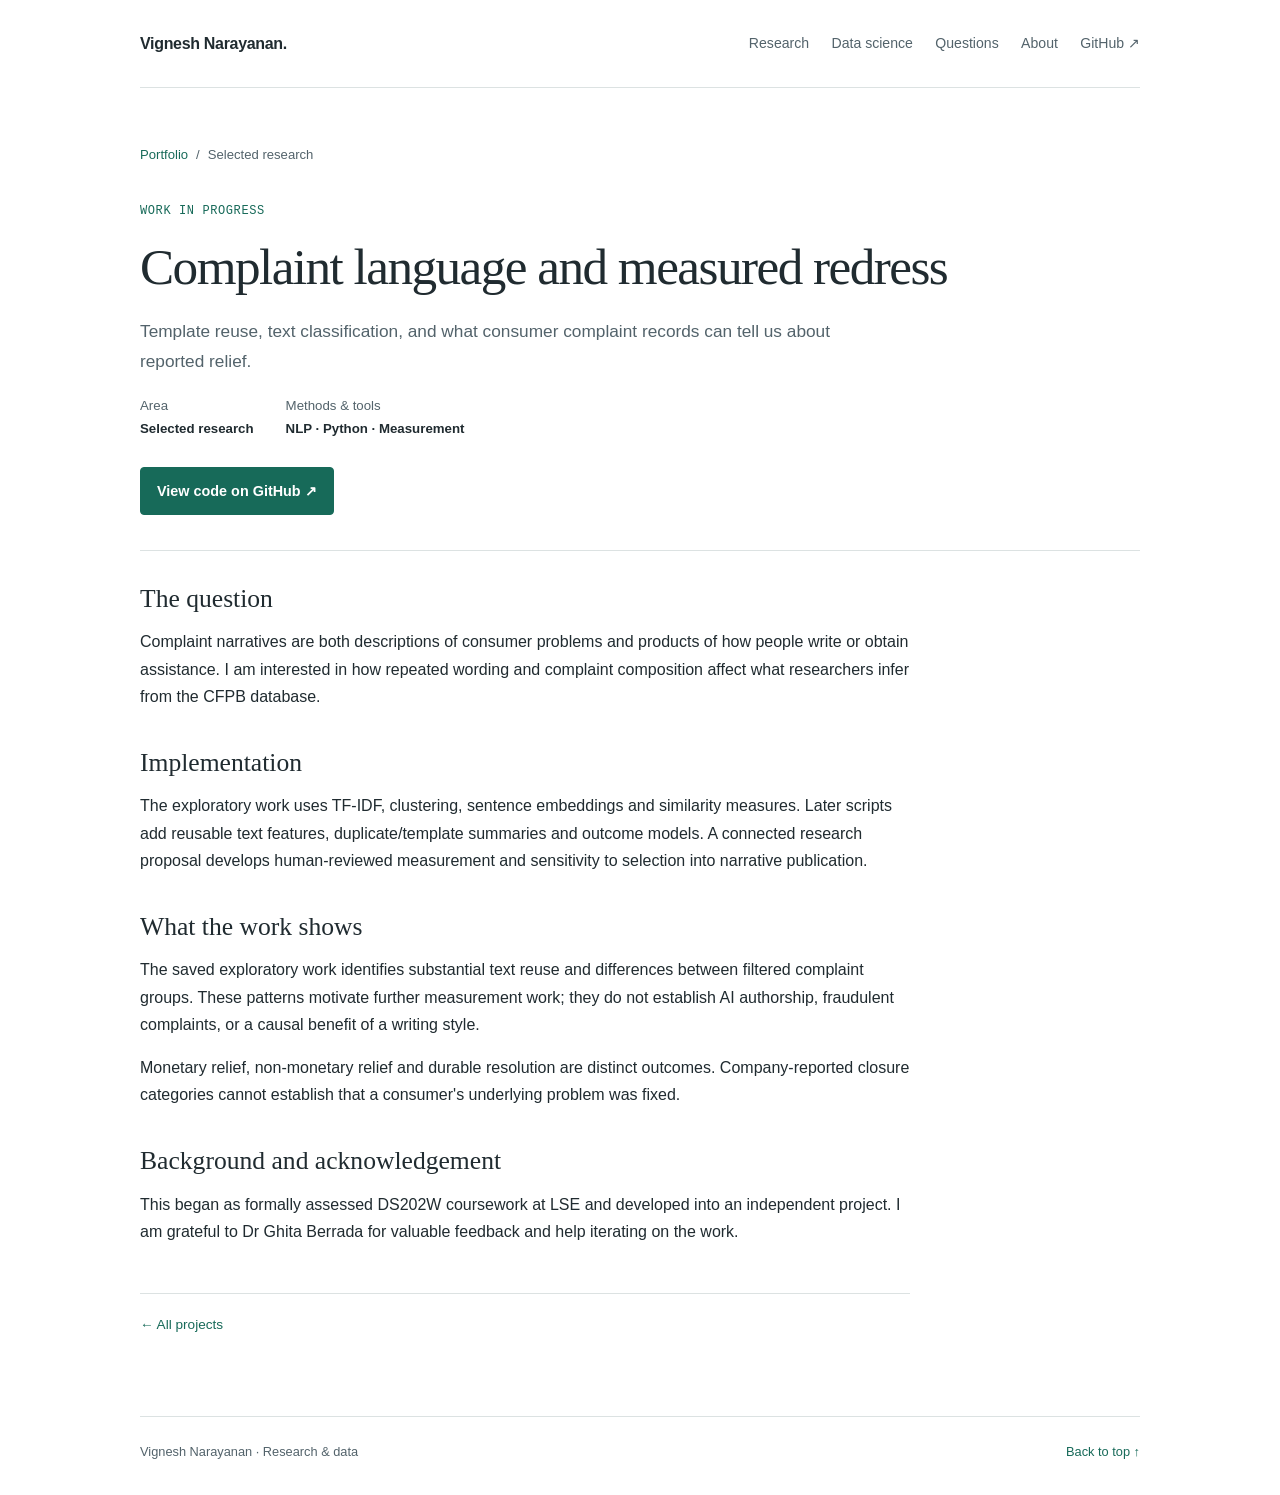
<file: projects/cfpb/index.html>
<!doctype html>
<html lang="en"><head><meta charset="utf-8"><meta name="viewport" content="width=device-width,initial-scale=1">
<meta name="description" content="Template reuse, text classification, and what consumer complaint records can tell us about reported relief."><meta name="author" content="Vignesh Narayanan"><title>Complaint language and measured redress · Vignesh Narayanan</title>
<link rel="canonical" href="https://vigneshnara88.github.io/projects/cfpb/">
<meta property="og:type" content="website"><meta property="og:site_name" content="Vignesh Narayanan">
<meta property="og:title" content="Complaint language and measured redress · Vignesh Narayanan"><meta property="og:description" content="Template reuse, text classification, and what consumer complaint records can tell us about reported relief."><meta property="og:url" content="https://vigneshnara88.github.io/projects/cfpb/">
<meta name="twitter:card" content="summary"><meta name="twitter:title" content="Complaint language and measured redress · Vignesh Narayanan"><meta name="twitter:description" content="Template reuse, text classification, and what consumer complaint records can tell us about reported relief.">
<link rel="stylesheet" href="../../assets/styles.css"></head><body>
<a class="skip-link" href="#main">Skip to content</a><div class="site">
<header class="site-header"><a class="site-name" href="../../index.html">Vignesh Narayanan<span aria-hidden="true">.</span></a>
<nav aria-label="Main navigation"><a href="../../index.html#research">Research</a><a href="../../index.html#data-science">Data science</a><a href="../../index.html#questions">Questions</a><a href="../../index.html#about">About</a><a href="https://github.com/vigneshnara88">GitHub ↗</a></nav></header>
<main id="main"><div class="breadcrumb"><a href="../../index.html">Portfolio</a><span aria-hidden="true">/</span><span>Selected research</span></div>
<header class="project-header"><p class="label">Work in progress</p><h1>Complaint language and measured redress</h1><p class="lead">Template reuse, text classification, and what consumer complaint records can tell us about reported relief.</p>
<dl class="project-meta"><div><dt>Area</dt><dd>Selected research</dd></div><div><dt>Methods &amp; tools</dt><dd>NLP · Python · Measurement</dd></div></dl>
<div class="project-actions"><a class="button primary" href="https://github.com/vigneshnara88/consumer-complaints-language">View code on GitHub ↗</a></div></header><div class="project-content"><section><h2>The question</h2><p>Complaint narratives are both descriptions of consumer problems and products of how people write or obtain assistance. I am interested in how repeated wording and complaint composition affect what researchers infer from the CFPB database.</p></section><section><h2>Implementation</h2><p>The exploratory work uses TF-IDF, clustering, sentence embeddings and similarity measures. Later scripts add reusable text features, duplicate/template summaries and outcome models. A connected research proposal develops human-reviewed measurement and sensitivity to selection into narrative publication.</p></section><section><h2>What the work shows</h2><p>The saved exploratory work identifies substantial text reuse and differences between filtered complaint groups. These patterns motivate further measurement work; they do not establish AI authorship, fraudulent complaints, or a causal benefit of a writing style.</p><p>Monetary relief, non-monetary relief and durable resolution are distinct outcomes. Company-reported closure categories cannot establish that a consumer&#x27;s underlying problem was fixed.</p></section><section><h2>Background and acknowledgement</h2><p>This began as formally assessed DS202W coursework at LSE and developed into an independent project. I am grateful to Dr Ghita Berrada for valuable feedback and help iterating on the work.</p></section><div class="project-bottom"><a href="../../index.html#research">← All projects</a></div></div></main><footer class="site-footer"><span>Vignesh Narayanan · Research &amp; data</span><a href="#main">Back to top ↑</a></footer></div></body></html>
</file>
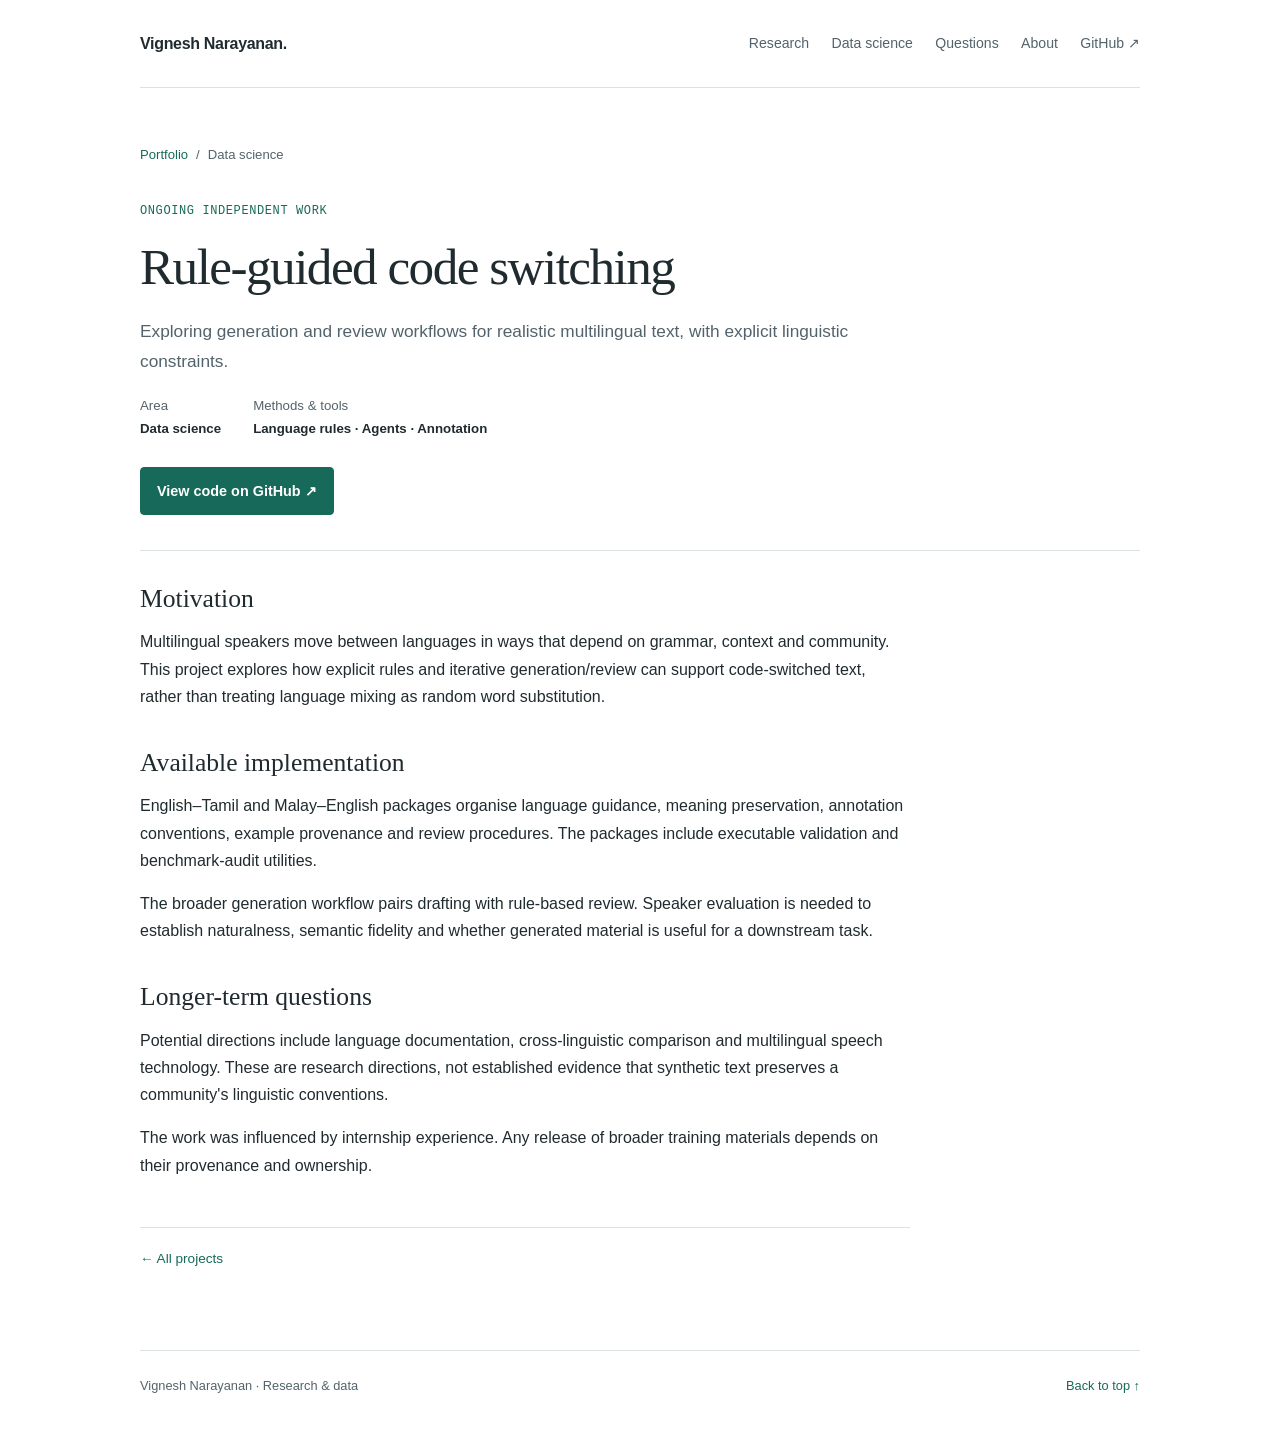
<file: projects/code-switching/index.html>
<!doctype html>
<html lang="en"><head><meta charset="utf-8"><meta name="viewport" content="width=device-width,initial-scale=1">
<meta name="description" content="Exploring generation and review workflows for realistic multilingual text, with explicit linguistic constraints."><meta name="author" content="Vignesh Narayanan"><title>Rule-guided code switching · Vignesh Narayanan</title>
<link rel="canonical" href="https://vigneshnara88.github.io/projects/code-switching/">
<meta property="og:type" content="website"><meta property="og:site_name" content="Vignesh Narayanan">
<meta property="og:title" content="Rule-guided code switching · Vignesh Narayanan"><meta property="og:description" content="Exploring generation and review workflows for realistic multilingual text, with explicit linguistic constraints."><meta property="og:url" content="https://vigneshnara88.github.io/projects/code-switching/">
<meta name="twitter:card" content="summary"><meta name="twitter:title" content="Rule-guided code switching · Vignesh Narayanan"><meta name="twitter:description" content="Exploring generation and review workflows for realistic multilingual text, with explicit linguistic constraints.">
<link rel="stylesheet" href="../../assets/styles.css"></head><body>
<a class="skip-link" href="#main">Skip to content</a><div class="site">
<header class="site-header"><a class="site-name" href="../../index.html">Vignesh Narayanan<span aria-hidden="true">.</span></a>
<nav aria-label="Main navigation"><a href="../../index.html#research">Research</a><a href="../../index.html#data-science">Data science</a><a href="../../index.html#questions">Questions</a><a href="../../index.html#about">About</a><a href="https://github.com/vigneshnara88">GitHub ↗</a></nav></header>
<main id="main"><div class="breadcrumb"><a href="../../index.html">Portfolio</a><span aria-hidden="true">/</span><span>Data science</span></div>
<header class="project-header"><p class="label">Ongoing independent work</p><h1>Rule-guided code switching</h1><p class="lead">Exploring generation and review workflows for realistic multilingual text, with explicit linguistic constraints.</p>
<dl class="project-meta"><div><dt>Area</dt><dd>Data science</dd></div><div><dt>Methods &amp; tools</dt><dd>Language rules · Agents · Annotation</dd></div></dl>
<div class="project-actions"><a class="button primary" href="https://github.com/vigneshnara88/code-switching-generation">View code on GitHub ↗</a></div></header><div class="project-content"><section><h2>Motivation</h2><p>Multilingual speakers move between languages in ways that depend on grammar, context and community. This project explores how explicit rules and iterative generation/review can support code-switched text, rather than treating language mixing as random word substitution.</p></section><section><h2>Available implementation</h2><p>English–Tamil and Malay–English packages organise language guidance, meaning preservation, annotation conventions, example provenance and review procedures. The packages include executable validation and benchmark-audit utilities.</p><p>The broader generation workflow pairs drafting with rule-based review. Speaker evaluation is needed to establish naturalness, semantic fidelity and whether generated material is useful for a downstream task.</p></section><section><h2>Longer-term questions</h2><p>Potential directions include language documentation, cross-linguistic comparison and multilingual speech technology. These are research directions, not established evidence that synthetic text preserves a community&#x27;s linguistic conventions.</p><p>The work was influenced by internship experience. Any release of broader training materials depends on their provenance and ownership.</p></section><div class="project-bottom"><a href="../../index.html#research">← All projects</a></div></div></main><footer class="site-footer"><span>Vignesh Narayanan · Research &amp; data</span><a href="#main">Back to top ↑</a></footer></div></body></html>
</file>
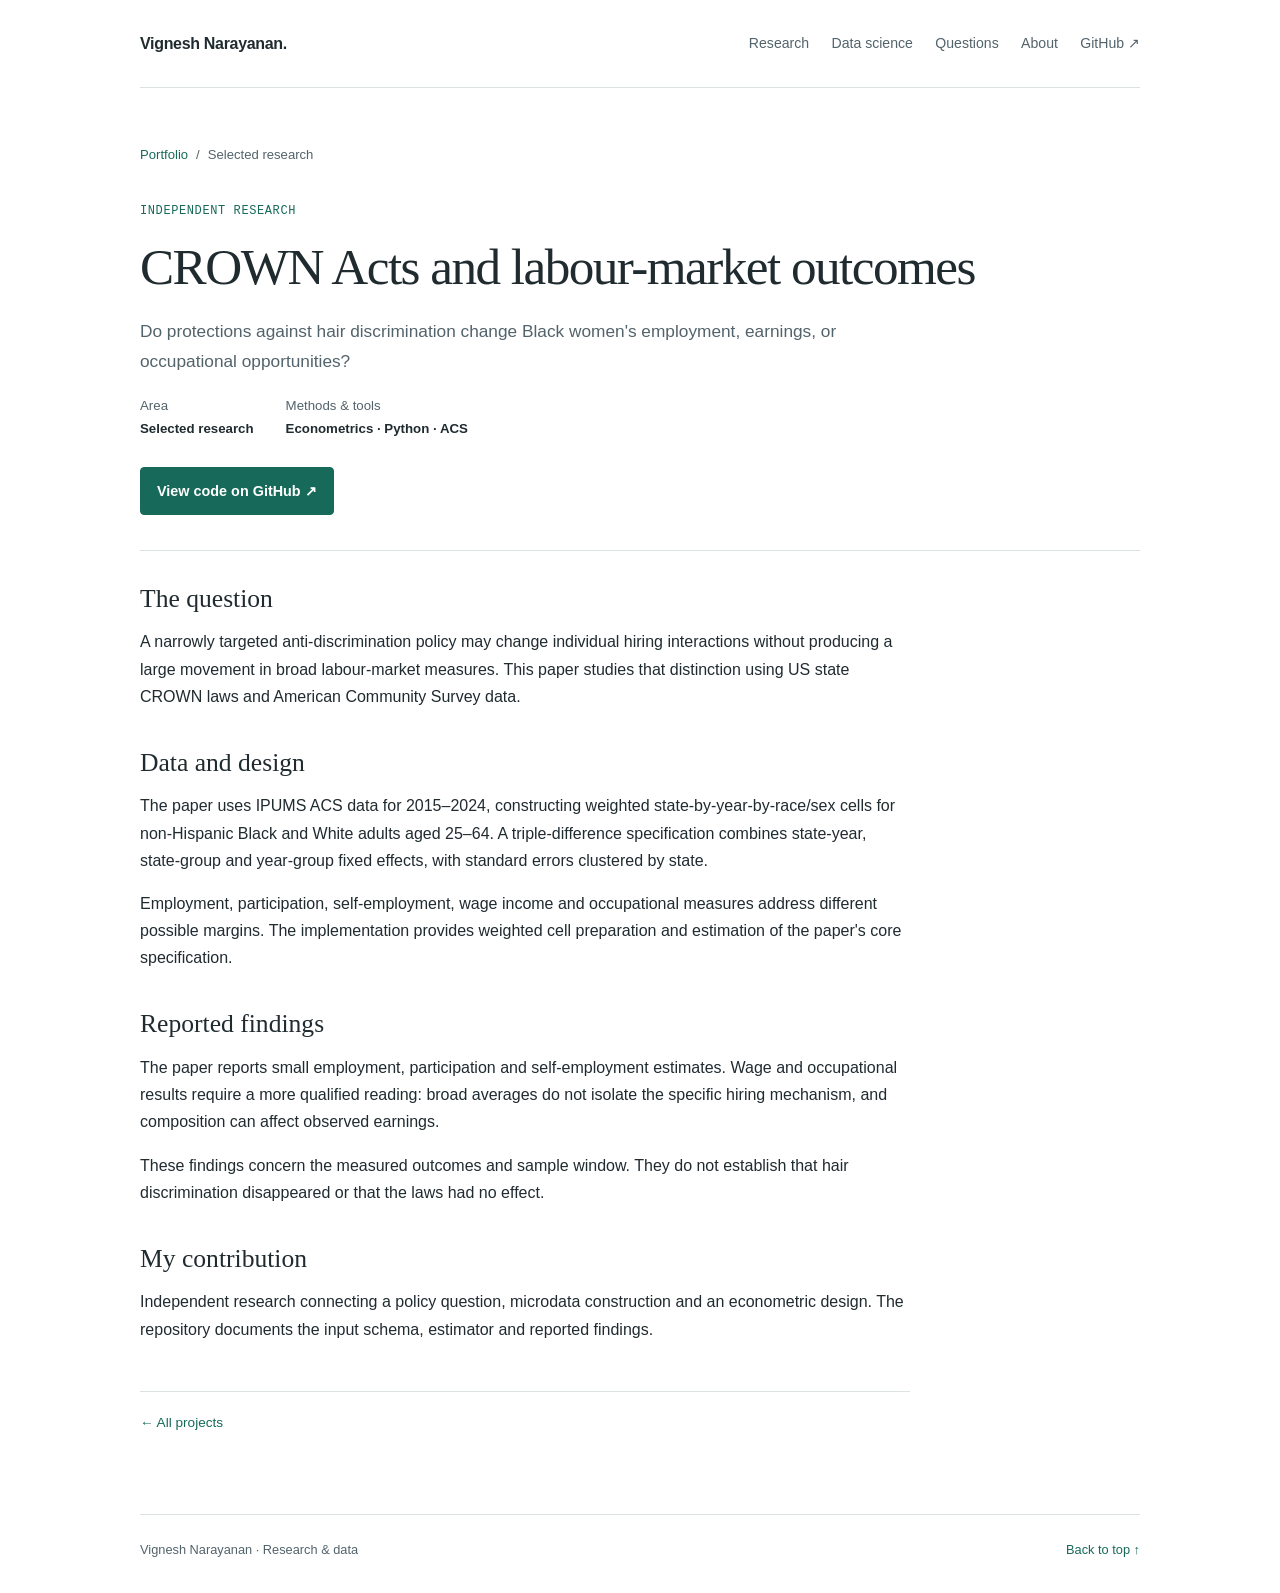
<file: projects/crown-acts/index.html>
<!doctype html>
<html lang="en"><head><meta charset="utf-8"><meta name="viewport" content="width=device-width,initial-scale=1">
<meta name="description" content="Do protections against hair discrimination change Black women&#x27;s employment, earnings, or occupational opportunities?"><meta name="author" content="Vignesh Narayanan"><title>CROWN Acts and labour-market outcomes · Vignesh Narayanan</title>
<link rel="canonical" href="https://vigneshnara88.github.io/projects/crown-acts/">
<meta property="og:type" content="website"><meta property="og:site_name" content="Vignesh Narayanan">
<meta property="og:title" content="CROWN Acts and labour-market outcomes · Vignesh Narayanan"><meta property="og:description" content="Do protections against hair discrimination change Black women&#x27;s employment, earnings, or occupational opportunities?"><meta property="og:url" content="https://vigneshnara88.github.io/projects/crown-acts/">
<meta name="twitter:card" content="summary"><meta name="twitter:title" content="CROWN Acts and labour-market outcomes · Vignesh Narayanan"><meta name="twitter:description" content="Do protections against hair discrimination change Black women&#x27;s employment, earnings, or occupational opportunities?">
<link rel="stylesheet" href="../../assets/styles.css"></head><body>
<a class="skip-link" href="#main">Skip to content</a><div class="site">
<header class="site-header"><a class="site-name" href="../../index.html">Vignesh Narayanan<span aria-hidden="true">.</span></a>
<nav aria-label="Main navigation"><a href="../../index.html#research">Research</a><a href="../../index.html#data-science">Data science</a><a href="../../index.html#questions">Questions</a><a href="../../index.html#about">About</a><a href="https://github.com/vigneshnara88">GitHub ↗</a></nav></header>
<main id="main"><div class="breadcrumb"><a href="../../index.html">Portfolio</a><span aria-hidden="true">/</span><span>Selected research</span></div>
<header class="project-header"><p class="label">Independent research</p><h1>CROWN Acts and labour-market outcomes</h1><p class="lead">Do protections against hair discrimination change Black women&#x27;s employment, earnings, or occupational opportunities?</p>
<dl class="project-meta"><div><dt>Area</dt><dd>Selected research</dd></div><div><dt>Methods &amp; tools</dt><dd>Econometrics · Python · ACS</dd></div></dl>
<div class="project-actions"><a class="button primary" href="https://github.com/vigneshnara88/crown-acts-labour-market">View code on GitHub ↗</a></div></header><div class="project-content"><section><h2>The question</h2><p>A narrowly targeted anti-discrimination policy may change individual hiring interactions without producing a large movement in broad labour-market measures. This paper studies that distinction using US state CROWN laws and American Community Survey data.</p></section><section><h2>Data and design</h2><p>The paper uses IPUMS ACS data for 2015–2024, constructing weighted state-by-year-by-race/sex cells for non-Hispanic Black and White adults aged 25–64. A triple-difference specification combines state-year, state-group and year-group fixed effects, with standard errors clustered by state.</p><p>Employment, participation, self-employment, wage income and occupational measures address different possible margins. The implementation provides weighted cell preparation and estimation of the paper&#x27;s core specification.</p></section><section><h2>Reported findings</h2><p>The paper reports small employment, participation and self-employment estimates. Wage and occupational results require a more qualified reading: broad averages do not isolate the specific hiring mechanism, and composition can affect observed earnings.</p><p>These findings concern the measured outcomes and sample window. They do not establish that hair discrimination disappeared or that the laws had no effect.</p></section><section><h2>My contribution</h2><p>Independent research connecting a policy question, microdata construction and an econometric design. The repository documents the input schema, estimator and reported findings.</p></section><div class="project-bottom"><a href="../../index.html#research">← All projects</a></div></div></main><footer class="site-footer"><span>Vignesh Narayanan · Research &amp; data</span><a href="#main">Back to top ↑</a></footer></div></body></html>
</file>
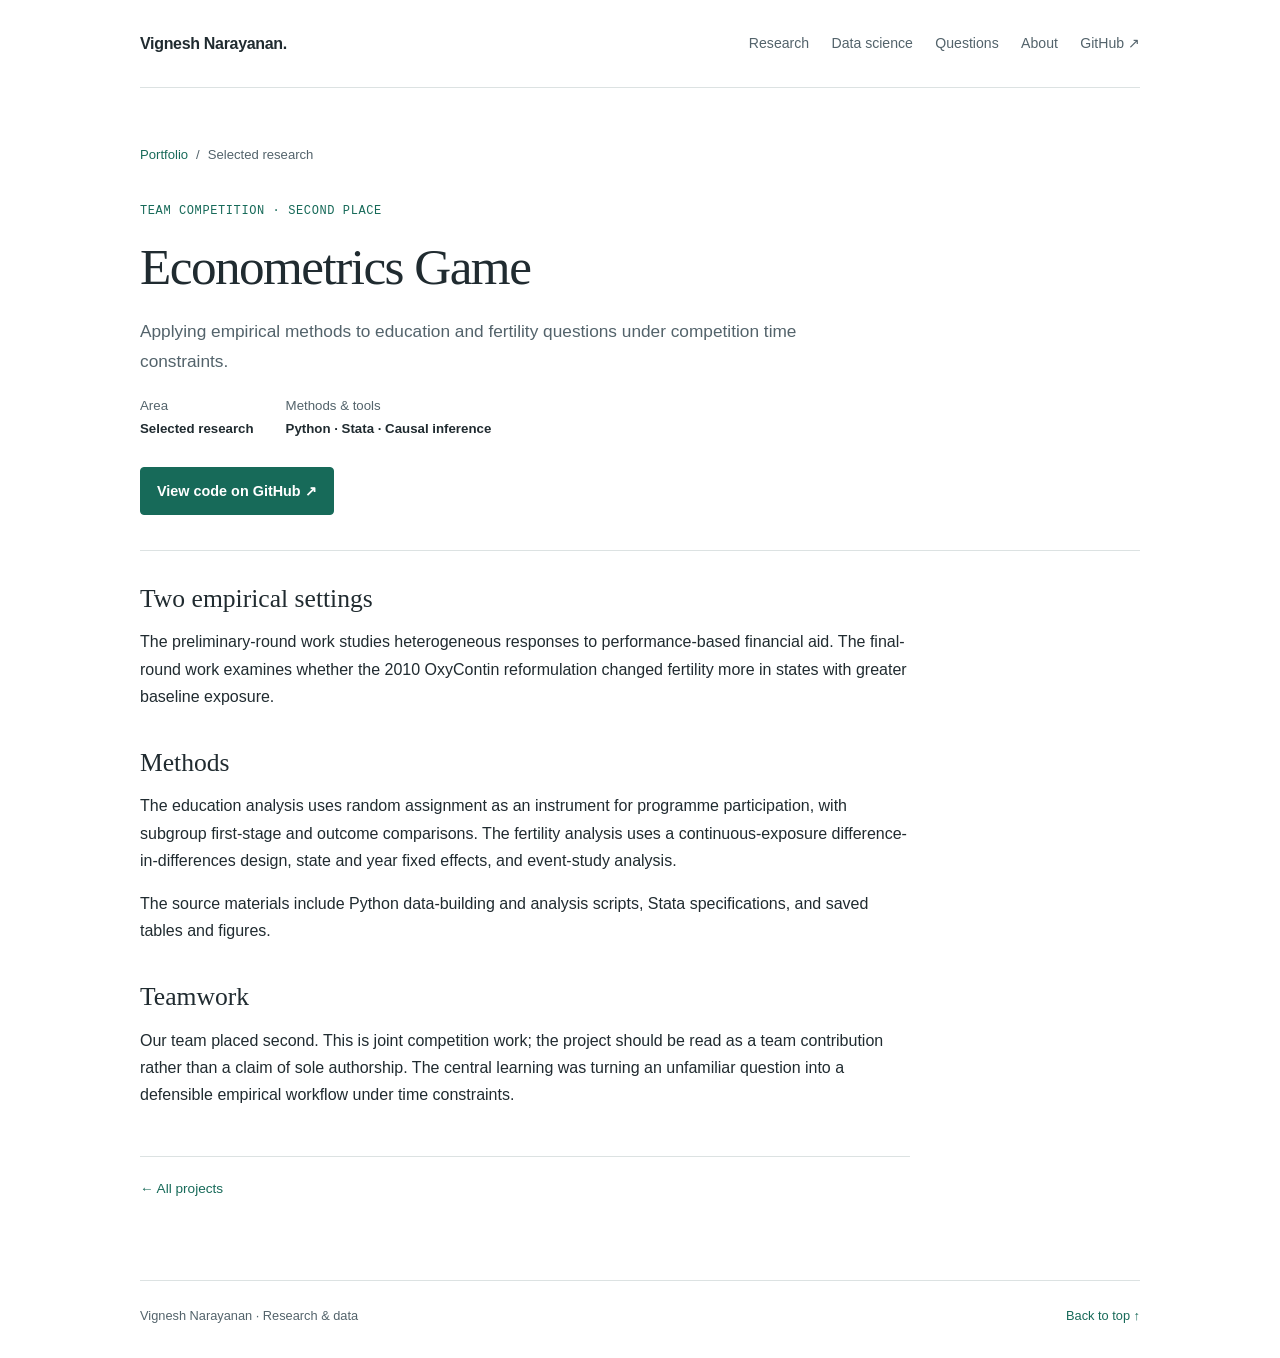
<file: projects/econometrics-game/index.html>
<!doctype html>
<html lang="en"><head><meta charset="utf-8"><meta name="viewport" content="width=device-width,initial-scale=1">
<meta name="description" content="Applying empirical methods to education and fertility questions under competition time constraints."><meta name="author" content="Vignesh Narayanan"><title>Econometrics Game · Vignesh Narayanan</title>
<link rel="canonical" href="https://vigneshnara88.github.io/projects/econometrics-game/">
<meta property="og:type" content="website"><meta property="og:site_name" content="Vignesh Narayanan">
<meta property="og:title" content="Econometrics Game · Vignesh Narayanan"><meta property="og:description" content="Applying empirical methods to education and fertility questions under competition time constraints."><meta property="og:url" content="https://vigneshnara88.github.io/projects/econometrics-game/">
<meta name="twitter:card" content="summary"><meta name="twitter:title" content="Econometrics Game · Vignesh Narayanan"><meta name="twitter:description" content="Applying empirical methods to education and fertility questions under competition time constraints.">
<link rel="stylesheet" href="../../assets/styles.css"></head><body>
<a class="skip-link" href="#main">Skip to content</a><div class="site">
<header class="site-header"><a class="site-name" href="../../index.html">Vignesh Narayanan<span aria-hidden="true">.</span></a>
<nav aria-label="Main navigation"><a href="../../index.html#research">Research</a><a href="../../index.html#data-science">Data science</a><a href="../../index.html#questions">Questions</a><a href="../../index.html#about">About</a><a href="https://github.com/vigneshnara88">GitHub ↗</a></nav></header>
<main id="main"><div class="breadcrumb"><a href="../../index.html">Portfolio</a><span aria-hidden="true">/</span><span>Selected research</span></div>
<header class="project-header"><p class="label">Team competition · second place</p><h1>Econometrics Game</h1><p class="lead">Applying empirical methods to education and fertility questions under competition time constraints.</p>
<dl class="project-meta"><div><dt>Area</dt><dd>Selected research</dd></div><div><dt>Methods &amp; tools</dt><dd>Python · Stata · Causal inference</dd></div></dl>
<div class="project-actions"><a class="button primary" href="https://github.com/vigneshnara88/econometrics-game-2026">View code on GitHub ↗</a></div></header><div class="project-content"><section><h2>Two empirical settings</h2><p>The preliminary-round work studies heterogeneous responses to performance-based financial aid. The final-round work examines whether the 2010 OxyContin reformulation changed fertility more in states with greater baseline exposure.</p></section><section><h2>Methods</h2><p>The education analysis uses random assignment as an instrument for programme participation, with subgroup first-stage and outcome comparisons. The fertility analysis uses a continuous-exposure difference-in-differences design, state and year fixed effects, and event-study analysis.</p><p>The source materials include Python data-building and analysis scripts, Stata specifications, and saved tables and figures.</p></section><section><h2>Teamwork</h2><p>Our team placed second. This is joint competition work; the project should be read as a team contribution rather than a claim of sole authorship. The central learning was turning an unfamiliar question into a defensible empirical workflow under time constraints.</p></section><div class="project-bottom"><a href="../../index.html#research">← All projects</a></div></div></main><footer class="site-footer"><span>Vignesh Narayanan · Research &amp; data</span><a href="#main">Back to top ↑</a></footer></div></body></html>
</file>
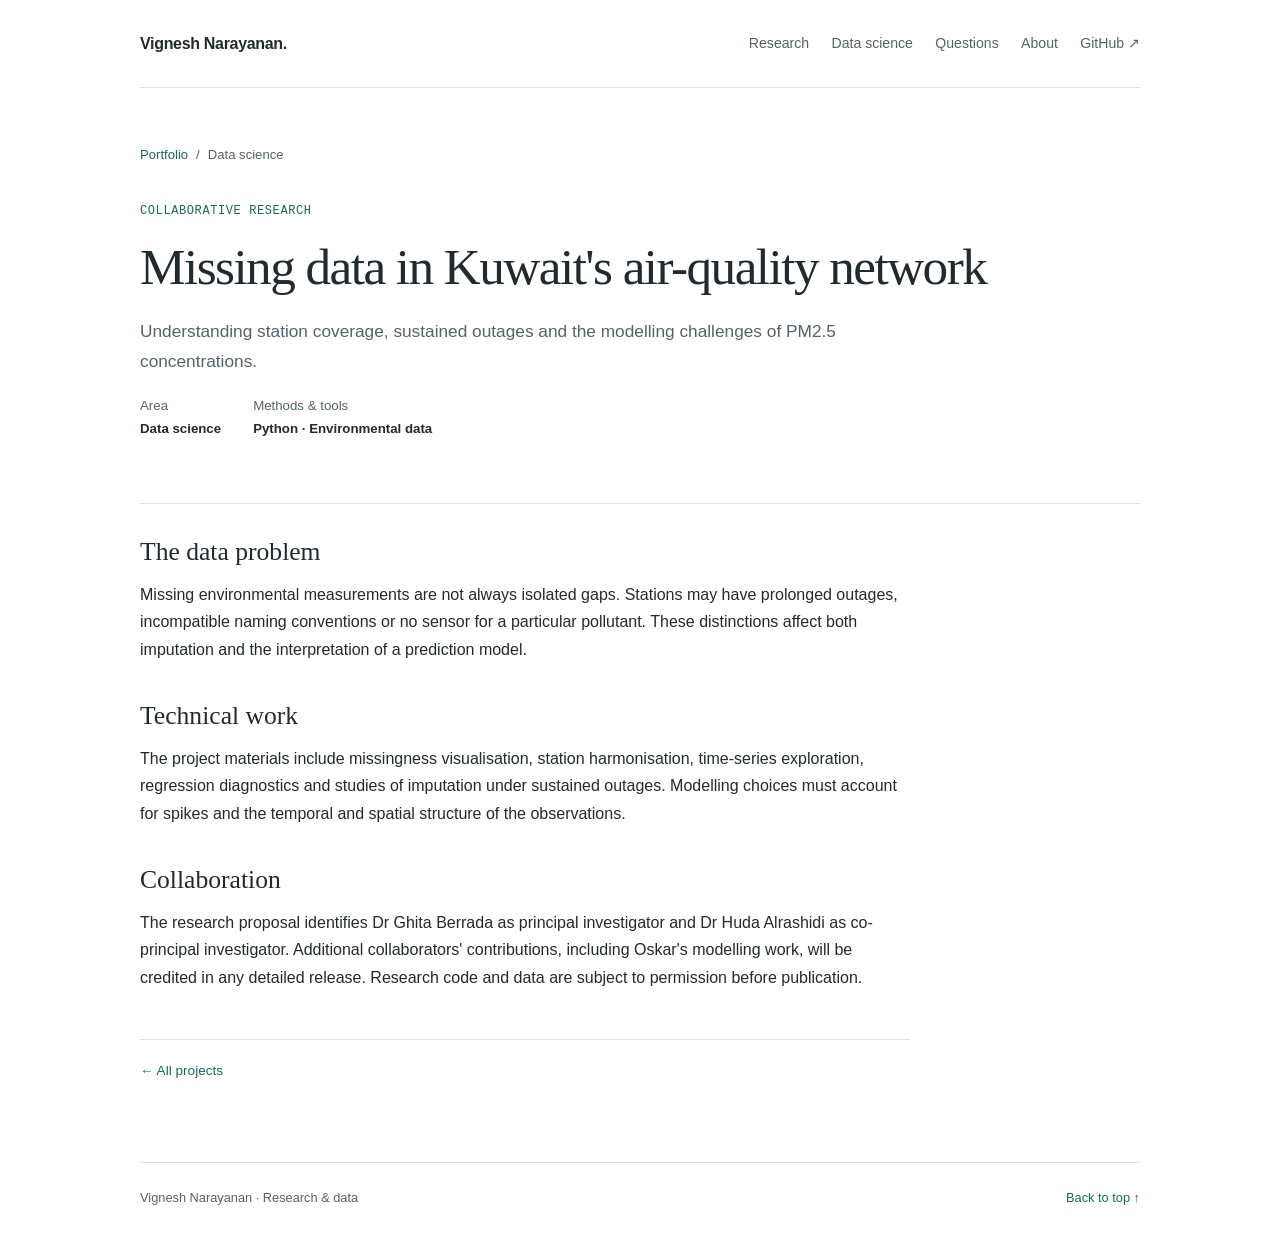
<file: projects/kuwait/index.html>
<!doctype html>
<html lang="en"><head><meta charset="utf-8"><meta name="viewport" content="width=device-width,initial-scale=1">
<meta name="description" content="Understanding station coverage, sustained outages and the modelling challenges of PM2.5 concentrations."><meta name="author" content="Vignesh Narayanan"><title>Missing data in Kuwait&#x27;s air-quality network · Vignesh Narayanan</title>
<link rel="canonical" href="https://vigneshnara88.github.io/projects/kuwait/">
<meta property="og:type" content="website"><meta property="og:site_name" content="Vignesh Narayanan">
<meta property="og:title" content="Missing data in Kuwait&#x27;s air-quality network · Vignesh Narayanan"><meta property="og:description" content="Understanding station coverage, sustained outages and the modelling challenges of PM2.5 concentrations."><meta property="og:url" content="https://vigneshnara88.github.io/projects/kuwait/">
<meta name="twitter:card" content="summary"><meta name="twitter:title" content="Missing data in Kuwait&#x27;s air-quality network · Vignesh Narayanan"><meta name="twitter:description" content="Understanding station coverage, sustained outages and the modelling challenges of PM2.5 concentrations.">
<link rel="stylesheet" href="../../assets/styles.css"></head><body>
<a class="skip-link" href="#main">Skip to content</a><div class="site">
<header class="site-header"><a class="site-name" href="../../index.html">Vignesh Narayanan<span aria-hidden="true">.</span></a>
<nav aria-label="Main navigation"><a href="../../index.html#research">Research</a><a href="../../index.html#data-science">Data science</a><a href="../../index.html#questions">Questions</a><a href="../../index.html#about">About</a><a href="https://github.com/vigneshnara88">GitHub ↗</a></nav></header>
<main id="main"><div class="breadcrumb"><a href="../../index.html">Portfolio</a><span aria-hidden="true">/</span><span>Data science</span></div>
<header class="project-header"><p class="label">Collaborative research</p><h1>Missing data in Kuwait&#x27;s air-quality network</h1><p class="lead">Understanding station coverage, sustained outages and the modelling challenges of PM2.5 concentrations.</p>
<dl class="project-meta"><div><dt>Area</dt><dd>Data science</dd></div><div><dt>Methods &amp; tools</dt><dd>Python · Environmental data</dd></div></dl>
<div class="project-actions"></div></header><div class="project-content"><section><h2>The data problem</h2><p>Missing environmental measurements are not always isolated gaps. Stations may have prolonged outages, incompatible naming conventions or no sensor for a particular pollutant. These distinctions affect both imputation and the interpretation of a prediction model.</p></section><section><h2>Technical work</h2><p>The project materials include missingness visualisation, station harmonisation, time-series exploration, regression diagnostics and studies of imputation under sustained outages. Modelling choices must account for spikes and the temporal and spatial structure of the observations.</p></section><section><h2>Collaboration</h2><p>The research proposal identifies Dr Ghita Berrada as principal investigator and Dr Huda Alrashidi as co-principal investigator. Additional collaborators&#x27; contributions, including Oskar&#x27;s modelling work, will be credited in any detailed release. Research code and data are subject to permission before publication.</p></section><div class="project-bottom"><a href="../../index.html#research">← All projects</a></div></div></main><footer class="site-footer"><span>Vignesh Narayanan · Research &amp; data</span><a href="#main">Back to top ↑</a></footer></div></body></html>
</file>
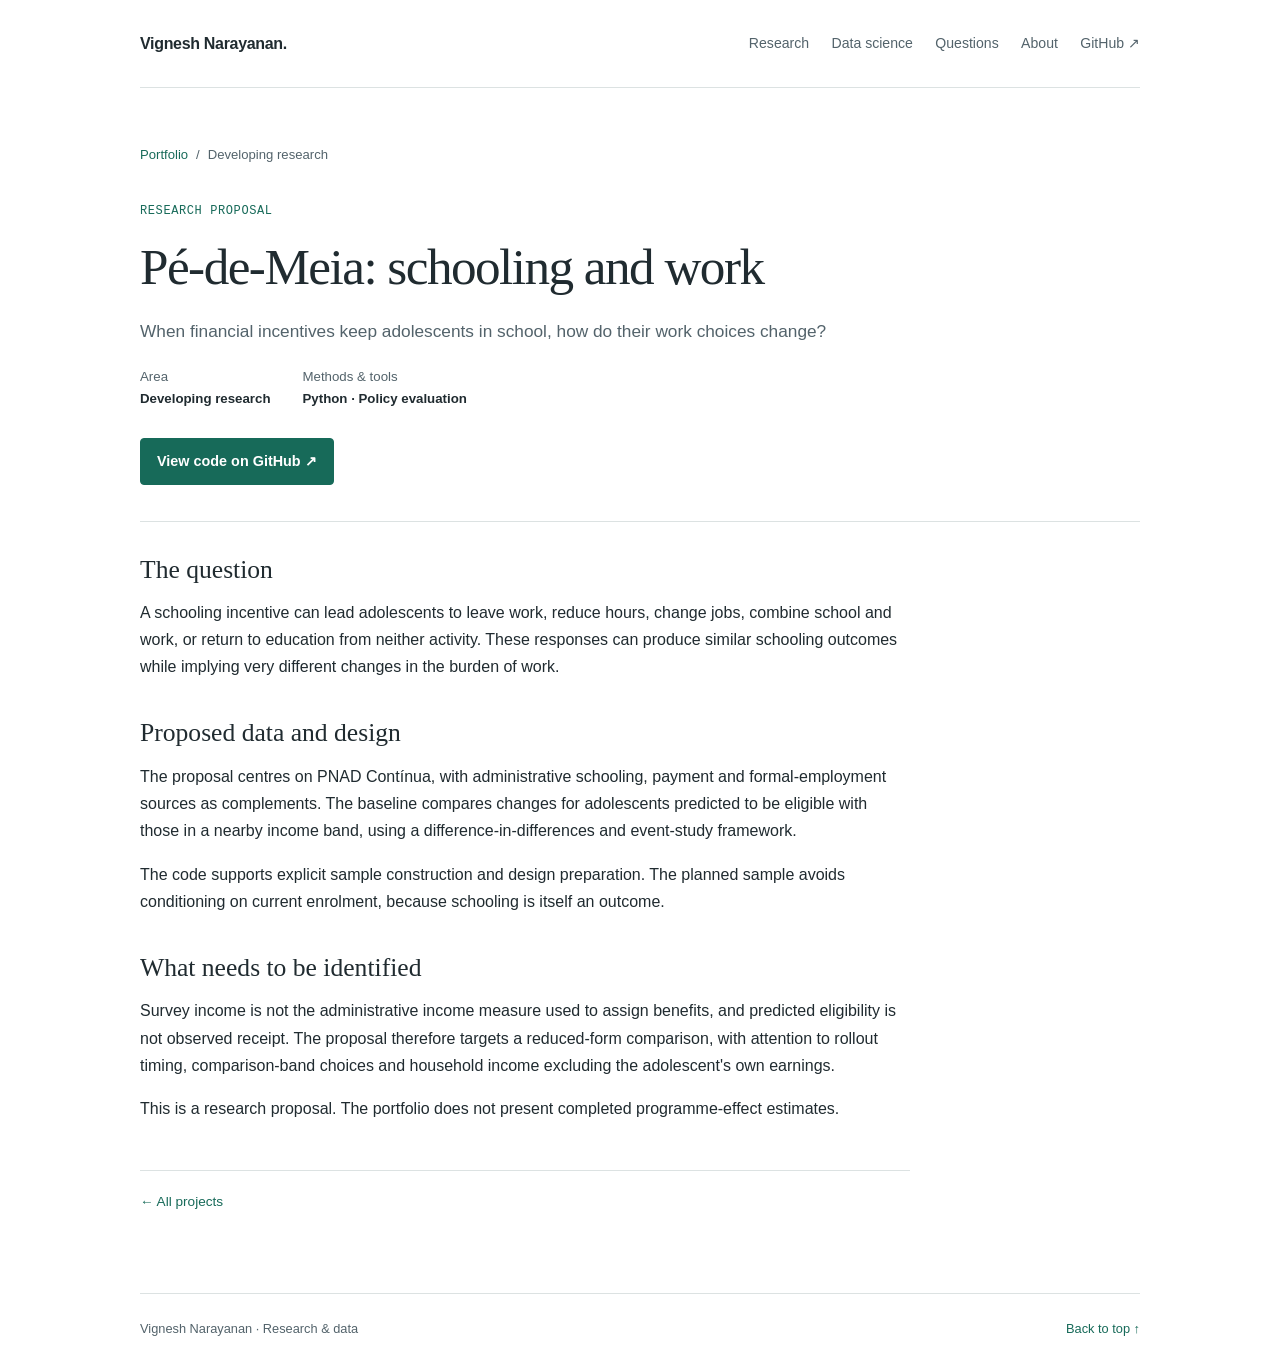
<file: projects/pe-de-meia/index.html>
<!doctype html>
<html lang="en"><head><meta charset="utf-8"><meta name="viewport" content="width=device-width,initial-scale=1">
<meta name="description" content="When financial incentives keep adolescents in school, how do their work choices change?"><meta name="author" content="Vignesh Narayanan"><title>Pé-de-Meia: schooling and work · Vignesh Narayanan</title>
<link rel="canonical" href="https://vigneshnara88.github.io/projects/pe-de-meia/">
<meta property="og:type" content="website"><meta property="og:site_name" content="Vignesh Narayanan">
<meta property="og:title" content="Pé-de-Meia: schooling and work · Vignesh Narayanan"><meta property="og:description" content="When financial incentives keep adolescents in school, how do their work choices change?"><meta property="og:url" content="https://vigneshnara88.github.io/projects/pe-de-meia/">
<meta name="twitter:card" content="summary"><meta name="twitter:title" content="Pé-de-Meia: schooling and work · Vignesh Narayanan"><meta name="twitter:description" content="When financial incentives keep adolescents in school, how do their work choices change?">
<link rel="stylesheet" href="../../assets/styles.css"></head><body>
<a class="skip-link" href="#main">Skip to content</a><div class="site">
<header class="site-header"><a class="site-name" href="../../index.html">Vignesh Narayanan<span aria-hidden="true">.</span></a>
<nav aria-label="Main navigation"><a href="../../index.html#research">Research</a><a href="../../index.html#data-science">Data science</a><a href="../../index.html#questions">Questions</a><a href="../../index.html#about">About</a><a href="https://github.com/vigneshnara88">GitHub ↗</a></nav></header>
<main id="main"><div class="breadcrumb"><a href="../../index.html">Portfolio</a><span aria-hidden="true">/</span><span>Developing research</span></div>
<header class="project-header"><p class="label">Research proposal</p><h1>Pé-de-Meia: schooling and work</h1><p class="lead">When financial incentives keep adolescents in school, how do their work choices change?</p>
<dl class="project-meta"><div><dt>Area</dt><dd>Developing research</dd></div><div><dt>Methods &amp; tools</dt><dd>Python · Policy evaluation</dd></div></dl>
<div class="project-actions"><a class="button primary" href="https://github.com/vigneshnara88/pe-de-meia-school-work">View code on GitHub ↗</a></div></header><div class="project-content"><section><h2>The question</h2><p>A schooling incentive can lead adolescents to leave work, reduce hours, change jobs, combine school and work, or return to education from neither activity. These responses can produce similar schooling outcomes while implying very different changes in the burden of work.</p></section><section><h2>Proposed data and design</h2><p>The proposal centres on PNAD Contínua, with administrative schooling, payment and formal-employment sources as complements. The baseline compares changes for adolescents predicted to be eligible with those in a nearby income band, using a difference-in-differences and event-study framework.</p><p>The code supports explicit sample construction and design preparation. The planned sample avoids conditioning on current enrolment, because schooling is itself an outcome.</p></section><section><h2>What needs to be identified</h2><p>Survey income is not the administrative income measure used to assign benefits, and predicted eligibility is not observed receipt. The proposal therefore targets a reduced-form comparison, with attention to rollout timing, comparison-band choices and household income excluding the adolescent&#x27;s own earnings.</p><p>This is a research proposal. The portfolio does not present completed programme-effect estimates.</p></section><div class="project-bottom"><a href="../../index.html#research">← All projects</a></div></div></main><footer class="site-footer"><span>Vignesh Narayanan · Research &amp; data</span><a href="#main">Back to top ↑</a></footer></div></body></html>
</file>
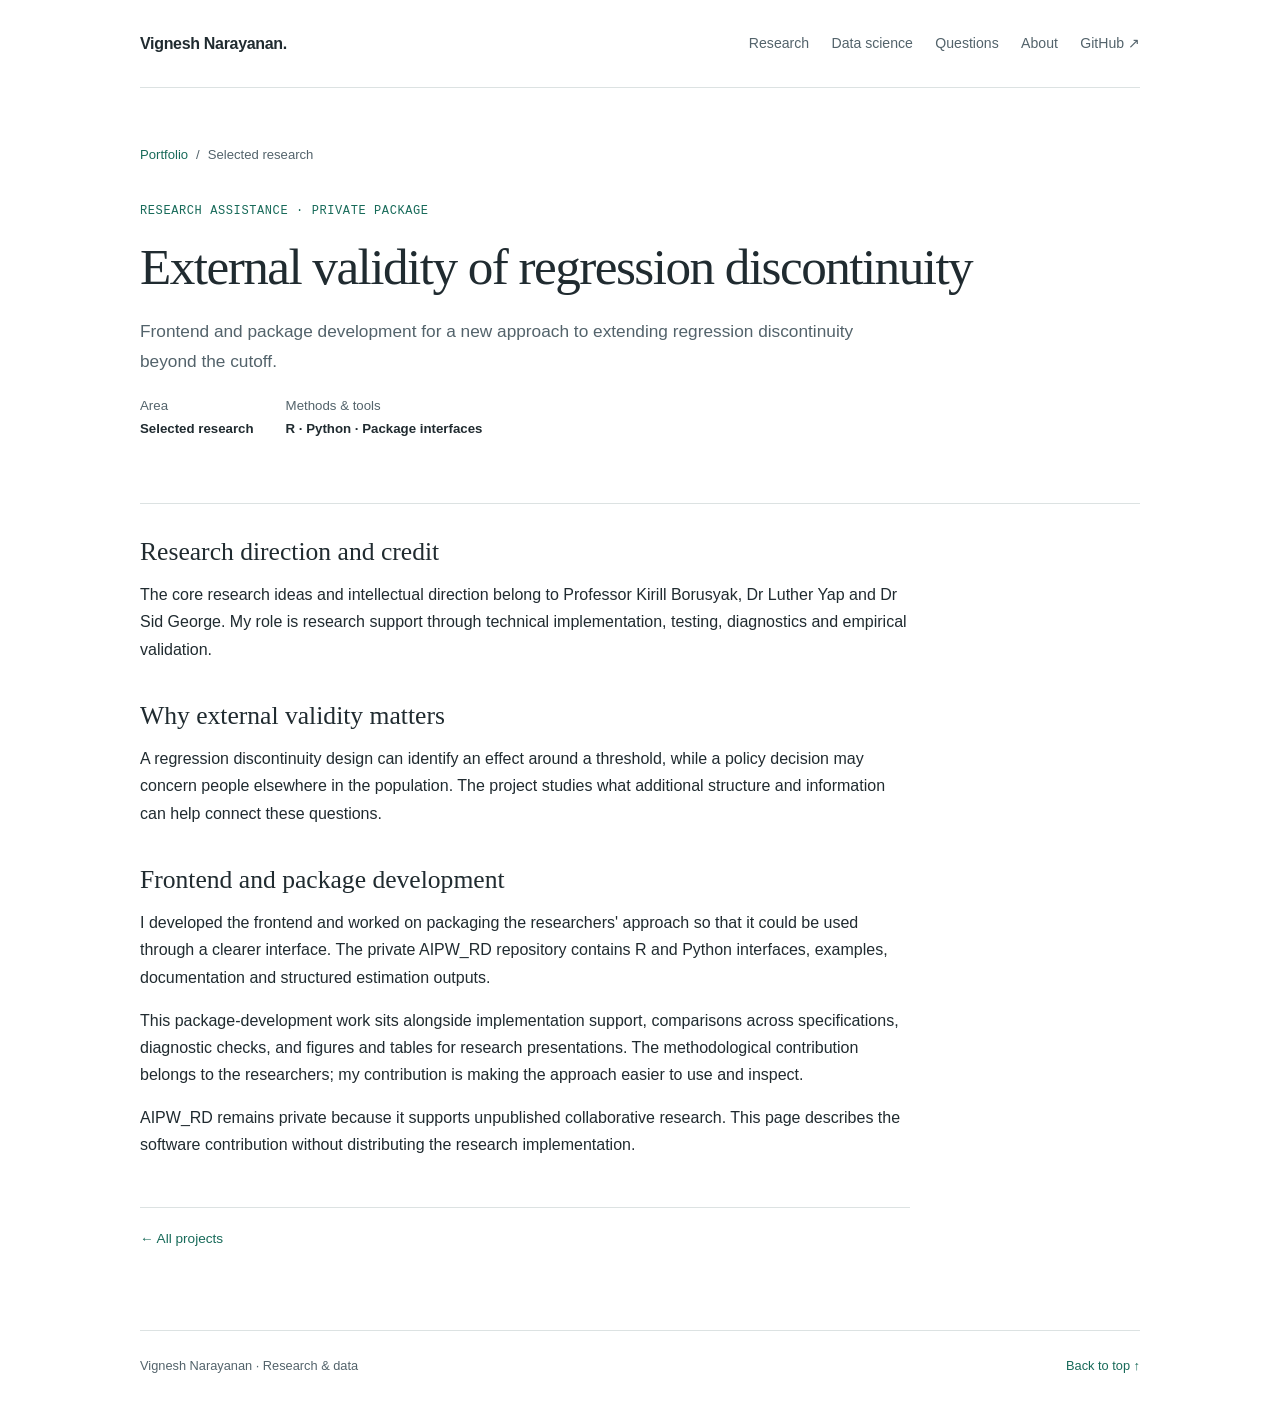
<file: projects/rd-external-validity/index.html>
<!doctype html>
<html lang="en"><head><meta charset="utf-8"><meta name="viewport" content="width=device-width,initial-scale=1">
<meta name="description" content="Frontend and package development for a new approach to extending regression discontinuity beyond the cutoff."><meta name="author" content="Vignesh Narayanan"><title>External validity of regression discontinuity · Vignesh Narayanan</title>
<link rel="canonical" href="https://vigneshnara88.github.io/projects/rd-external-validity/">
<meta property="og:type" content="website"><meta property="og:site_name" content="Vignesh Narayanan">
<meta property="og:title" content="External validity of regression discontinuity · Vignesh Narayanan"><meta property="og:description" content="Frontend and package development for a new approach to extending regression discontinuity beyond the cutoff."><meta property="og:url" content="https://vigneshnara88.github.io/projects/rd-external-validity/">
<meta name="twitter:card" content="summary"><meta name="twitter:title" content="External validity of regression discontinuity · Vignesh Narayanan"><meta name="twitter:description" content="Frontend and package development for a new approach to extending regression discontinuity beyond the cutoff.">
<link rel="stylesheet" href="../../assets/styles.css"></head><body>
<a class="skip-link" href="#main">Skip to content</a><div class="site">
<header class="site-header"><a class="site-name" href="../../index.html">Vignesh Narayanan<span aria-hidden="true">.</span></a>
<nav aria-label="Main navigation"><a href="../../index.html#research">Research</a><a href="../../index.html#data-science">Data science</a><a href="../../index.html#questions">Questions</a><a href="../../index.html#about">About</a><a href="https://github.com/vigneshnara88">GitHub ↗</a></nav></header>
<main id="main"><div class="breadcrumb"><a href="../../index.html">Portfolio</a><span aria-hidden="true">/</span><span>Selected research</span></div>
<header class="project-header"><p class="label">Research assistance · private package</p><h1>External validity of regression discontinuity</h1><p class="lead">Frontend and package development for a new approach to extending regression discontinuity beyond the cutoff.</p>
<dl class="project-meta"><div><dt>Area</dt><dd>Selected research</dd></div><div><dt>Methods &amp; tools</dt><dd>R · Python · Package interfaces</dd></div></dl>
<div class="project-actions"></div></header><div class="project-content"><section><h2>Research direction and credit</h2><p>The core research ideas and intellectual direction belong to Professor Kirill Borusyak, Dr Luther Yap and Dr Sid George. My role is research support through technical implementation, testing, diagnostics and empirical validation.</p></section><section><h2>Why external validity matters</h2><p>A regression discontinuity design can identify an effect around a threshold, while a policy decision may concern people elsewhere in the population. The project studies what additional structure and information can help connect these questions.</p></section><section><h2>Frontend and package development</h2><p>I developed the frontend and worked on packaging the researchers&#x27; approach so that it could be used through a clearer interface. The private AIPW_RD repository contains R and Python interfaces, examples, documentation and structured estimation outputs.</p><p>This package-development work sits alongside implementation support, comparisons across specifications, diagnostic checks, and figures and tables for research presentations. The methodological contribution belongs to the researchers; my contribution is making the approach easier to use and inspect.</p><p>AIPW_RD remains private because it supports unpublished collaborative research. This page describes the software contribution without distributing the research implementation.</p></section><div class="project-bottom"><a href="../../index.html#research">← All projects</a></div></div></main><footer class="site-footer"><span>Vignesh Narayanan · Research &amp; data</span><a href="#main">Back to top ↑</a></footer></div></body></html>
</file>
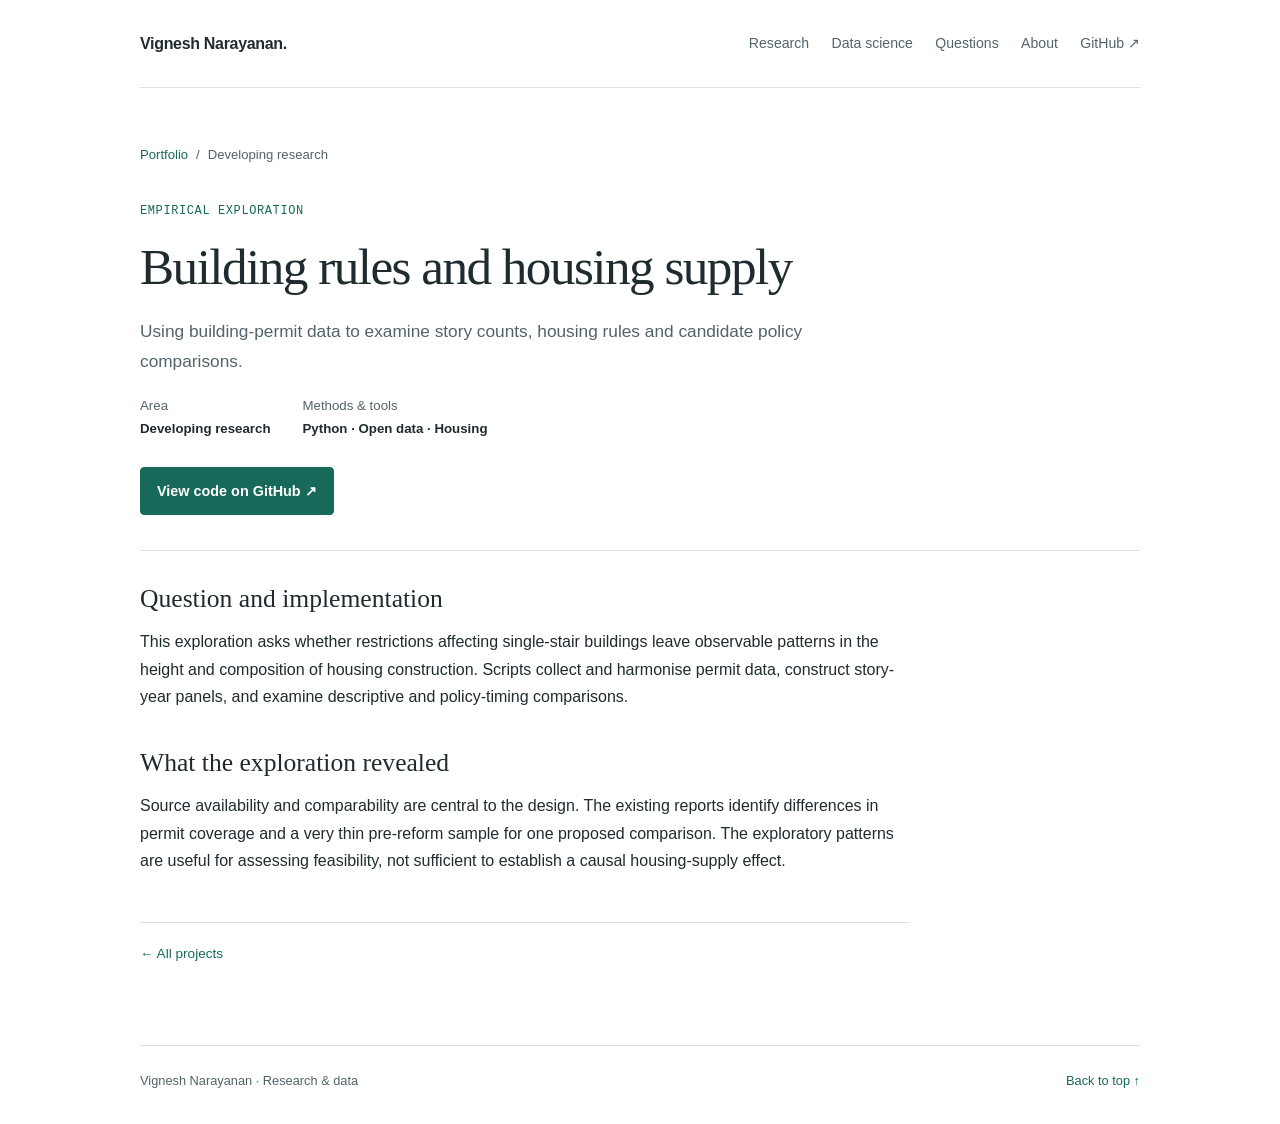
<file: projects/single-stair/index.html>
<!doctype html>
<html lang="en"><head><meta charset="utf-8"><meta name="viewport" content="width=device-width,initial-scale=1">
<meta name="description" content="Using building-permit data to examine story counts, housing rules and candidate policy comparisons."><meta name="author" content="Vignesh Narayanan"><title>Building rules and housing supply · Vignesh Narayanan</title>
<link rel="canonical" href="https://vigneshnara88.github.io/projects/single-stair/">
<meta property="og:type" content="website"><meta property="og:site_name" content="Vignesh Narayanan">
<meta property="og:title" content="Building rules and housing supply · Vignesh Narayanan"><meta property="og:description" content="Using building-permit data to examine story counts, housing rules and candidate policy comparisons."><meta property="og:url" content="https://vigneshnara88.github.io/projects/single-stair/">
<meta name="twitter:card" content="summary"><meta name="twitter:title" content="Building rules and housing supply · Vignesh Narayanan"><meta name="twitter:description" content="Using building-permit data to examine story counts, housing rules and candidate policy comparisons.">
<link rel="stylesheet" href="../../assets/styles.css"></head><body>
<a class="skip-link" href="#main">Skip to content</a><div class="site">
<header class="site-header"><a class="site-name" href="../../index.html">Vignesh Narayanan<span aria-hidden="true">.</span></a>
<nav aria-label="Main navigation"><a href="../../index.html#research">Research</a><a href="../../index.html#data-science">Data science</a><a href="../../index.html#questions">Questions</a><a href="../../index.html#about">About</a><a href="https://github.com/vigneshnara88">GitHub ↗</a></nav></header>
<main id="main"><div class="breadcrumb"><a href="../../index.html">Portfolio</a><span aria-hidden="true">/</span><span>Developing research</span></div>
<header class="project-header"><p class="label">Empirical exploration</p><h1>Building rules and housing supply</h1><p class="lead">Using building-permit data to examine story counts, housing rules and candidate policy comparisons.</p>
<dl class="project-meta"><div><dt>Area</dt><dd>Developing research</dd></div><div><dt>Methods &amp; tools</dt><dd>Python · Open data · Housing</dd></div></dl>
<div class="project-actions"><a class="button primary" href="https://github.com/vigneshnara88/single-stair-housing">View code on GitHub ↗</a></div></header><div class="project-content"><section><h2>Question and implementation</h2><p>This exploration asks whether restrictions affecting single-stair buildings leave observable patterns in the height and composition of housing construction. Scripts collect and harmonise permit data, construct story-year panels, and examine descriptive and policy-timing comparisons.</p></section><section><h2>What the exploration revealed</h2><p>Source availability and comparability are central to the design. The existing reports identify differences in permit coverage and a very thin pre-reform sample for one proposed comparison. The exploratory patterns are useful for assessing feasibility, not sufficient to establish a causal housing-supply effect.</p></section><div class="project-bottom"><a href="../../index.html#research">← All projects</a></div></div></main><footer class="site-footer"><span>Vignesh Narayanan · Research &amp; data</span><a href="#main">Back to top ↑</a></footer></div></body></html>
</file>
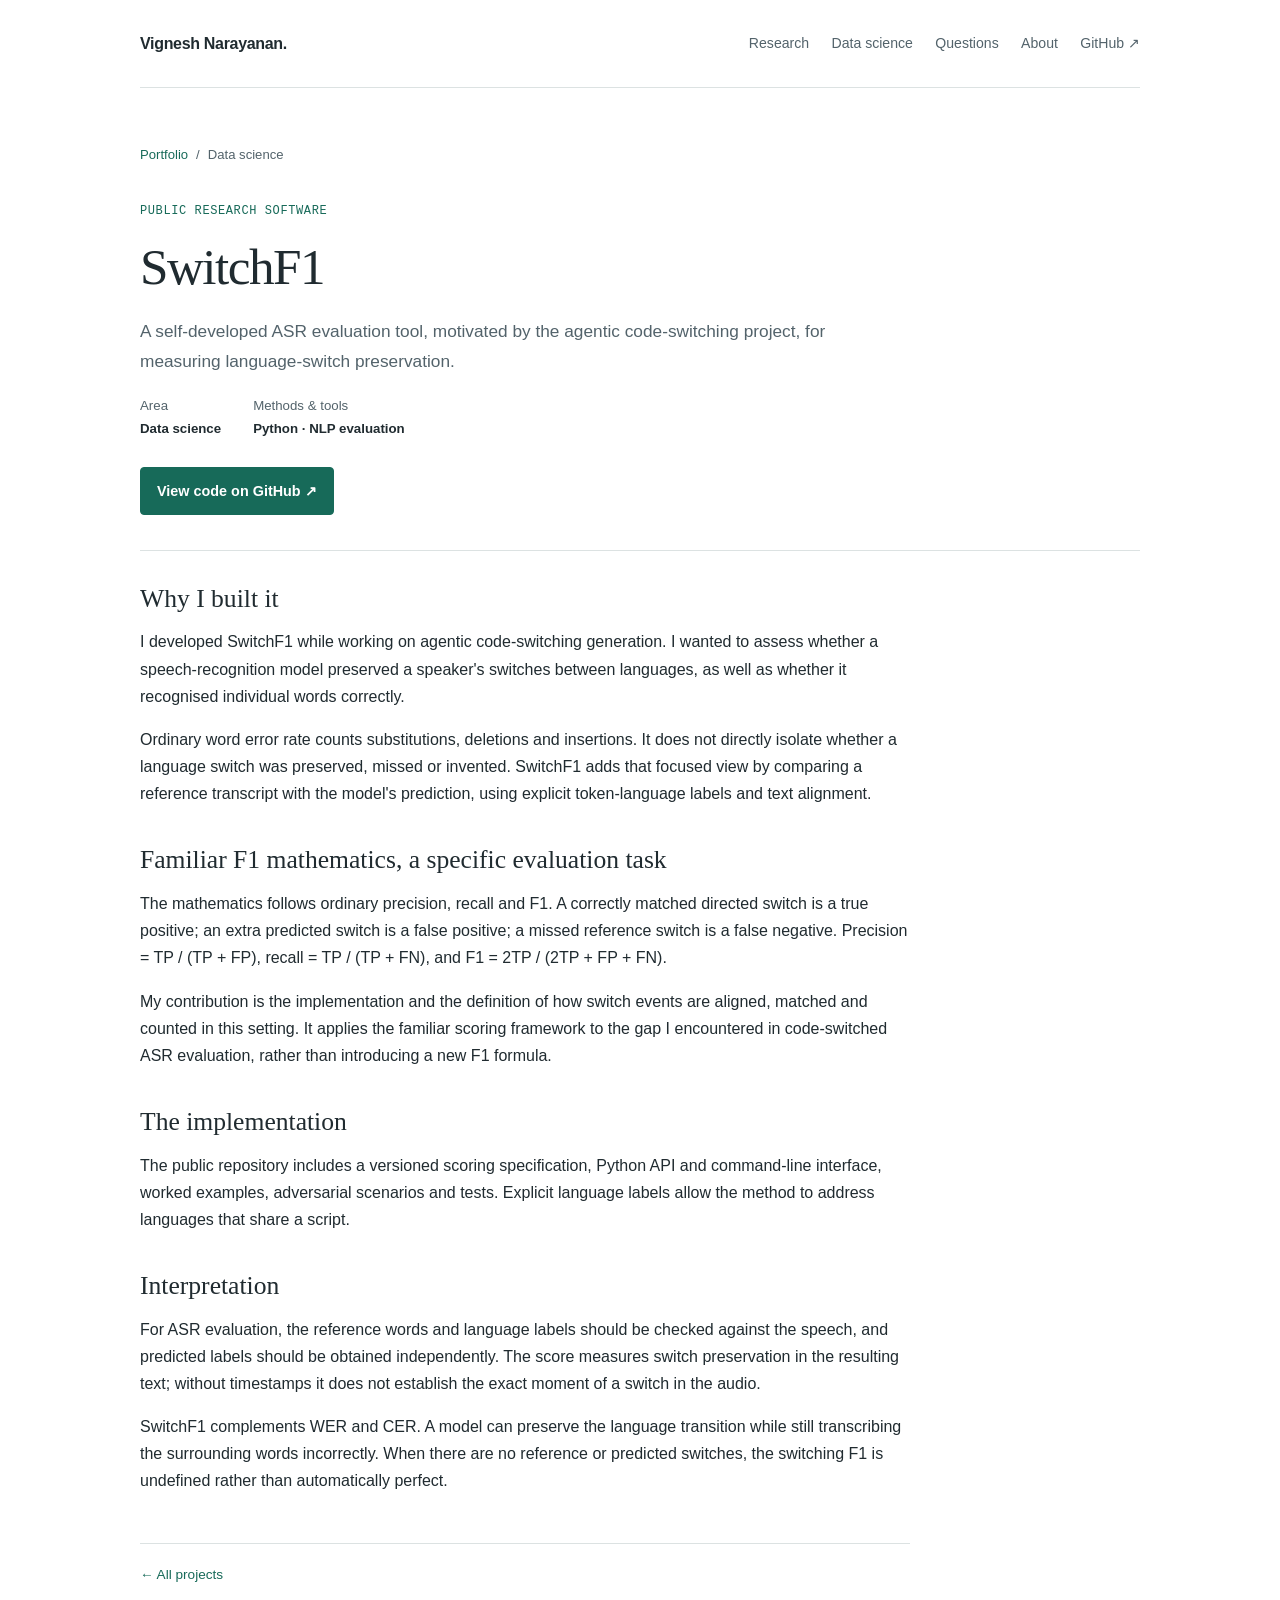
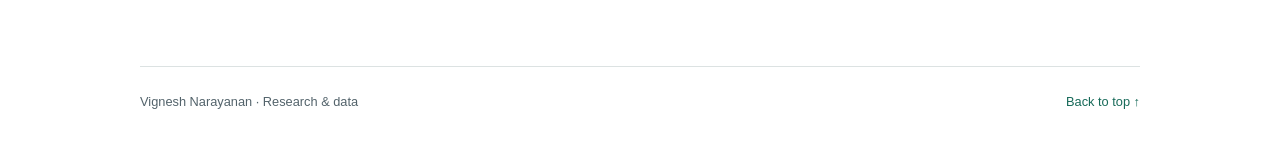
<file: projects/switchf1/index.html>
<!doctype html>
<html lang="en"><head><meta charset="utf-8"><meta name="viewport" content="width=device-width,initial-scale=1">
<meta name="description" content="A self-developed ASR evaluation tool, motivated by the agentic code-switching project, for measuring language-switch preservation."><meta name="author" content="Vignesh Narayanan"><title>SwitchF1 · Vignesh Narayanan</title>
<link rel="canonical" href="https://vigneshnara88.github.io/projects/switchf1/">
<meta property="og:type" content="website"><meta property="og:site_name" content="Vignesh Narayanan">
<meta property="og:title" content="SwitchF1 · Vignesh Narayanan"><meta property="og:description" content="A self-developed ASR evaluation tool, motivated by the agentic code-switching project, for measuring language-switch preservation."><meta property="og:url" content="https://vigneshnara88.github.io/projects/switchf1/">
<meta name="twitter:card" content="summary"><meta name="twitter:title" content="SwitchF1 · Vignesh Narayanan"><meta name="twitter:description" content="A self-developed ASR evaluation tool, motivated by the agentic code-switching project, for measuring language-switch preservation.">
<link rel="stylesheet" href="../../assets/styles.css"></head><body>
<a class="skip-link" href="#main">Skip to content</a><div class="site">
<header class="site-header"><a class="site-name" href="../../index.html">Vignesh Narayanan<span aria-hidden="true">.</span></a>
<nav aria-label="Main navigation"><a href="../../index.html#research">Research</a><a href="../../index.html#data-science">Data science</a><a href="../../index.html#questions">Questions</a><a href="../../index.html#about">About</a><a href="https://github.com/vigneshnara88">GitHub ↗</a></nav></header>
<main id="main"><div class="breadcrumb"><a href="../../index.html">Portfolio</a><span aria-hidden="true">/</span><span>Data science</span></div>
<header class="project-header"><p class="label">Public research software</p><h1>SwitchF1</h1><p class="lead">A self-developed ASR evaluation tool, motivated by the agentic code-switching project, for measuring language-switch preservation.</p>
<dl class="project-meta"><div><dt>Area</dt><dd>Data science</dd></div><div><dt>Methods &amp; tools</dt><dd>Python · NLP evaluation</dd></div></dl>
<div class="project-actions"><a class="button primary" href="https://github.com/vigneshnara88/SwitchF1">View code on GitHub ↗</a></div></header><div class="project-content"><section><h2>Why I built it</h2><p>I developed SwitchF1 while working on agentic code-switching generation. I wanted to assess whether a speech-recognition model preserved a speaker&#x27;s switches between languages, as well as whether it recognised individual words correctly.</p><p>Ordinary word error rate counts substitutions, deletions and insertions. It does not directly isolate whether a language switch was preserved, missed or invented. SwitchF1 adds that focused view by comparing a reference transcript with the model&#x27;s prediction, using explicit token-language labels and text alignment.</p></section><section><h2>Familiar F1 mathematics, a specific evaluation task</h2><p>The mathematics follows ordinary precision, recall and F1. A correctly matched directed switch is a true positive; an extra predicted switch is a false positive; a missed reference switch is a false negative. Precision = TP / (TP + FP), recall = TP / (TP + FN), and F1 = 2TP / (2TP + FP + FN).</p><p>My contribution is the implementation and the definition of how switch events are aligned, matched and counted in this setting. It applies the familiar scoring framework to the gap I encountered in code-switched ASR evaluation, rather than introducing a new F1 formula.</p></section><section><h2>The implementation</h2><p>The public repository includes a versioned scoring specification, Python API and command-line interface, worked examples, adversarial scenarios and tests. Explicit language labels allow the method to address languages that share a script.</p></section><section><h2>Interpretation</h2><p>For ASR evaluation, the reference words and language labels should be checked against the speech, and predicted labels should be obtained independently. The score measures switch preservation in the resulting text; without timestamps it does not establish the exact moment of a switch in the audio.</p><p>SwitchF1 complements WER and CER. A model can preserve the language transition while still transcribing the surrounding words incorrectly. When there are no reference or predicted switches, the switching F1 is undefined rather than automatically perfect.</p></section><div class="project-bottom"><a href="../../index.html#research">← All projects</a></div></div></main><footer class="site-footer"><span>Vignesh Narayanan · Research &amp; data</span><a href="#main">Back to top ↑</a></footer></div></body></html>
</file>
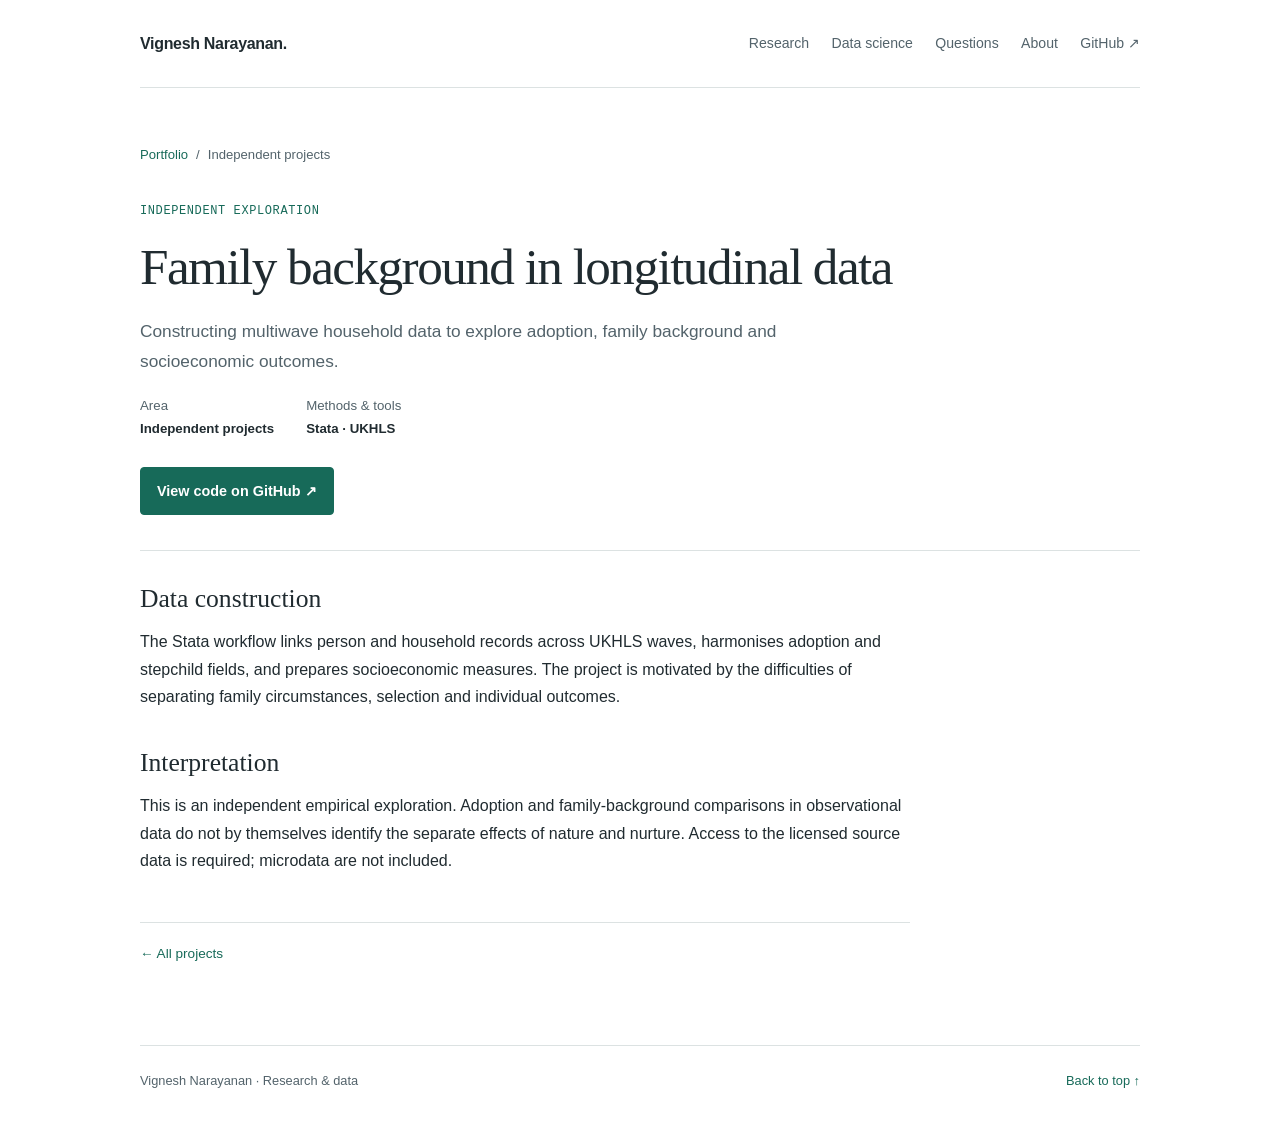
<file: projects/ukhls/index.html>
<!doctype html>
<html lang="en"><head><meta charset="utf-8"><meta name="viewport" content="width=device-width,initial-scale=1">
<meta name="description" content="Constructing multiwave household data to explore adoption, family background and socioeconomic outcomes."><meta name="author" content="Vignesh Narayanan"><title>Family background in longitudinal data · Vignesh Narayanan</title>
<link rel="canonical" href="https://vigneshnara88.github.io/projects/ukhls/">
<meta property="og:type" content="website"><meta property="og:site_name" content="Vignesh Narayanan">
<meta property="og:title" content="Family background in longitudinal data · Vignesh Narayanan"><meta property="og:description" content="Constructing multiwave household data to explore adoption, family background and socioeconomic outcomes."><meta property="og:url" content="https://vigneshnara88.github.io/projects/ukhls/">
<meta name="twitter:card" content="summary"><meta name="twitter:title" content="Family background in longitudinal data · Vignesh Narayanan"><meta name="twitter:description" content="Constructing multiwave household data to explore adoption, family background and socioeconomic outcomes.">
<link rel="stylesheet" href="../../assets/styles.css"></head><body>
<a class="skip-link" href="#main">Skip to content</a><div class="site">
<header class="site-header"><a class="site-name" href="../../index.html">Vignesh Narayanan<span aria-hidden="true">.</span></a>
<nav aria-label="Main navigation"><a href="../../index.html#research">Research</a><a href="../../index.html#data-science">Data science</a><a href="../../index.html#questions">Questions</a><a href="../../index.html#about">About</a><a href="https://github.com/vigneshnara88">GitHub ↗</a></nav></header>
<main id="main"><div class="breadcrumb"><a href="../../index.html">Portfolio</a><span aria-hidden="true">/</span><span>Independent projects</span></div>
<header class="project-header"><p class="label">Independent exploration</p><h1>Family background in longitudinal data</h1><p class="lead">Constructing multiwave household data to explore adoption, family background and socioeconomic outcomes.</p>
<dl class="project-meta"><div><dt>Area</dt><dd>Independent projects</dd></div><div><dt>Methods &amp; tools</dt><dd>Stata · UKHLS</dd></div></dl>
<div class="project-actions"><a class="button primary" href="https://github.com/vigneshnara88/ukhls-family-background">View code on GitHub ↗</a></div></header><div class="project-content"><section><h2>Data construction</h2><p>The Stata workflow links person and household records across UKHLS waves, harmonises adoption and stepchild fields, and prepares socioeconomic measures. The project is motivated by the difficulties of separating family circumstances, selection and individual outcomes.</p></section><section><h2>Interpretation</h2><p>This is an independent empirical exploration. Adoption and family-background comparisons in observational data do not by themselves identify the separate effects of nature and nurture. Access to the licensed source data is required; microdata are not included.</p></section><div class="project-bottom"><a href="../../index.html#research">← All projects</a></div></div></main><footer class="site-footer"><span>Vignesh Narayanan · Research &amp; data</span><a href="#main">Back to top ↑</a></footer></div></body></html>
</file>
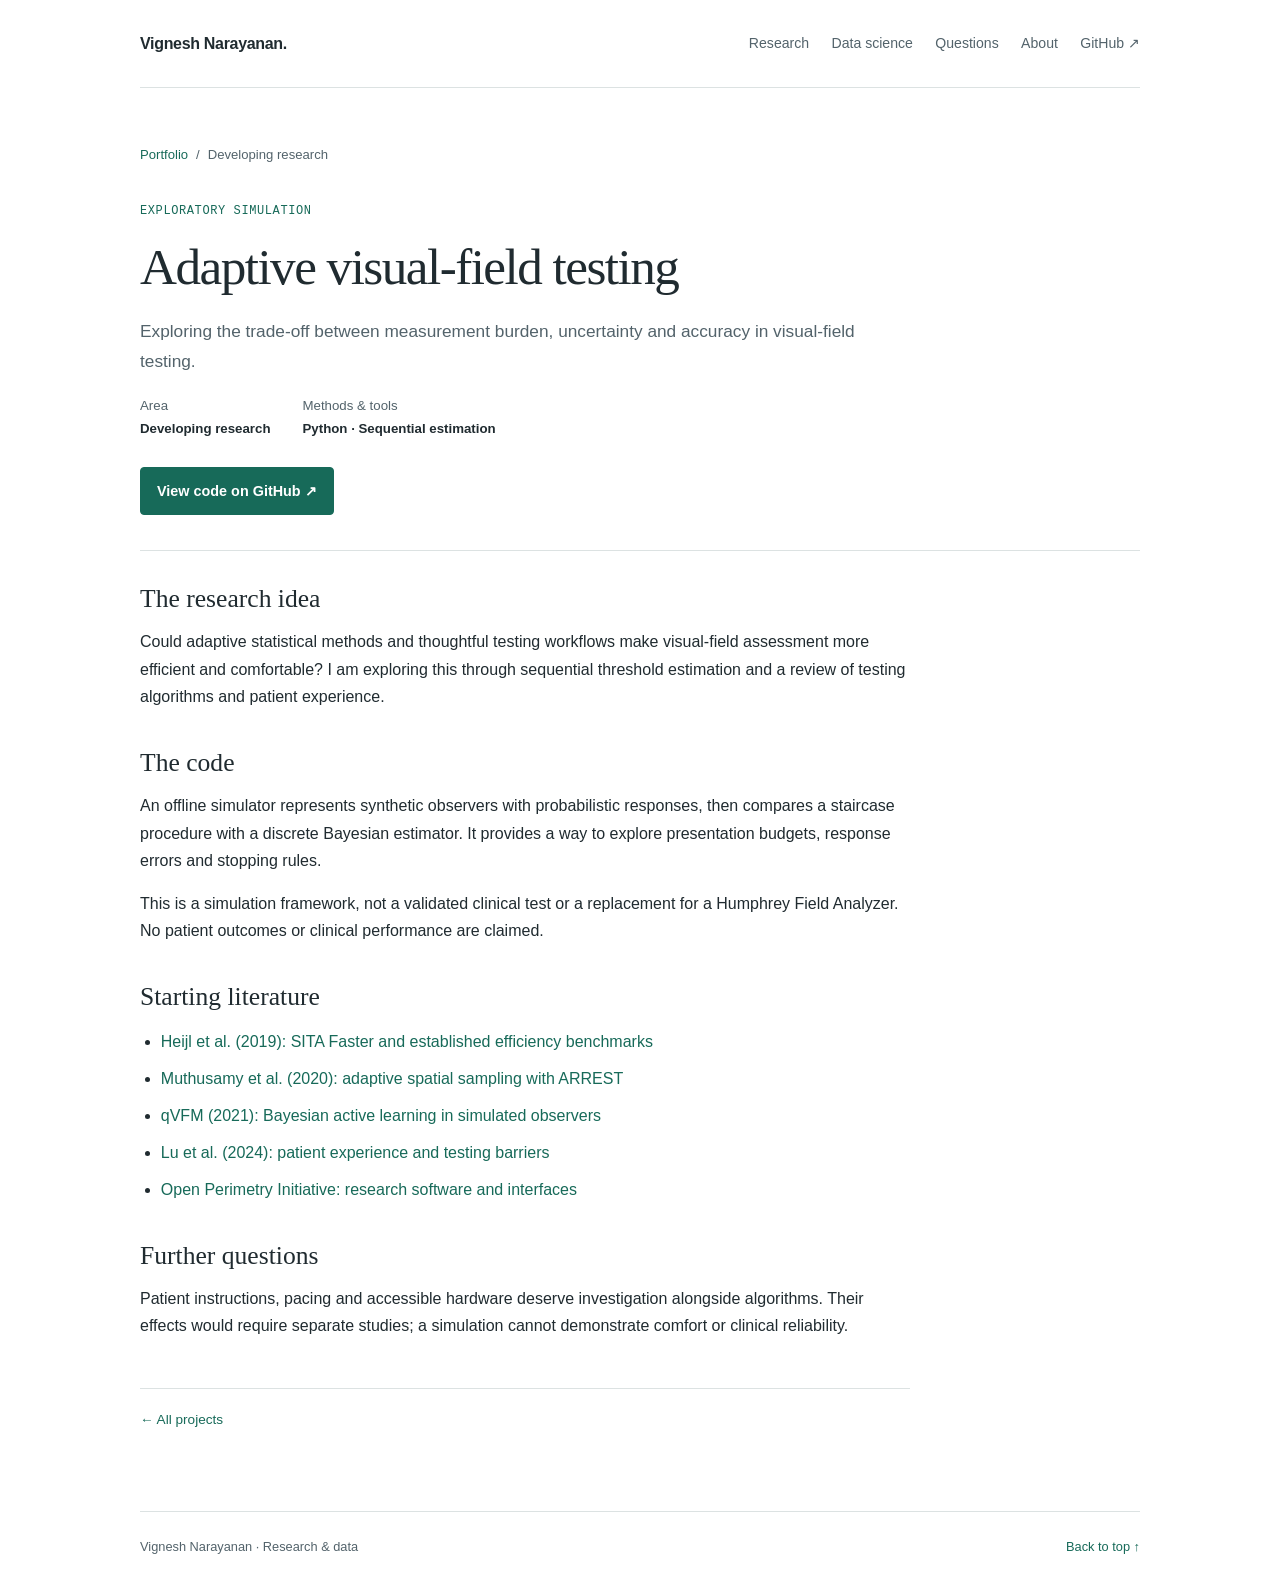
<file: projects/visual-field/index.html>
<!doctype html>
<html lang="en"><head><meta charset="utf-8"><meta name="viewport" content="width=device-width,initial-scale=1">
<meta name="description" content="Exploring the trade-off between measurement burden, uncertainty and accuracy in visual-field testing."><meta name="author" content="Vignesh Narayanan"><title>Adaptive visual-field testing · Vignesh Narayanan</title>
<link rel="canonical" href="https://vigneshnara88.github.io/projects/visual-field/">
<meta property="og:type" content="website"><meta property="og:site_name" content="Vignesh Narayanan">
<meta property="og:title" content="Adaptive visual-field testing · Vignesh Narayanan"><meta property="og:description" content="Exploring the trade-off between measurement burden, uncertainty and accuracy in visual-field testing."><meta property="og:url" content="https://vigneshnara88.github.io/projects/visual-field/">
<meta name="twitter:card" content="summary"><meta name="twitter:title" content="Adaptive visual-field testing · Vignesh Narayanan"><meta name="twitter:description" content="Exploring the trade-off between measurement burden, uncertainty and accuracy in visual-field testing.">
<link rel="stylesheet" href="../../assets/styles.css"></head><body>
<a class="skip-link" href="#main">Skip to content</a><div class="site">
<header class="site-header"><a class="site-name" href="../../index.html">Vignesh Narayanan<span aria-hidden="true">.</span></a>
<nav aria-label="Main navigation"><a href="../../index.html#research">Research</a><a href="../../index.html#data-science">Data science</a><a href="../../index.html#questions">Questions</a><a href="../../index.html#about">About</a><a href="https://github.com/vigneshnara88">GitHub ↗</a></nav></header>
<main id="main"><div class="breadcrumb"><a href="../../index.html">Portfolio</a><span aria-hidden="true">/</span><span>Developing research</span></div>
<header class="project-header"><p class="label">Exploratory simulation</p><h1>Adaptive visual-field testing</h1><p class="lead">Exploring the trade-off between measurement burden, uncertainty and accuracy in visual-field testing.</p>
<dl class="project-meta"><div><dt>Area</dt><dd>Developing research</dd></div><div><dt>Methods &amp; tools</dt><dd>Python · Sequential estimation</dd></div></dl>
<div class="project-actions"><a class="button primary" href="https://github.com/vigneshnara88/visual-field-adaptive-testing">View code on GitHub ↗</a></div></header><div class="project-content"><section><h2>The research idea</h2><p>Could adaptive statistical methods and thoughtful testing workflows make visual-field assessment more efficient and comfortable? I am exploring this through sequential threshold estimation and a review of testing algorithms and patient experience.</p></section><section><h2>The code</h2><p>An offline simulator represents synthetic observers with probabilistic responses, then compares a staircase procedure with a discrete Bayesian estimator. It provides a way to explore presentation budgets, response errors and stopping rules.</p><p>This is a simulation framework, not a validated clinical test or a replacement for a Humphrey Field Analyzer. No patient outcomes or clinical performance are claimed.</p></section><section><h2>Starting literature</h2><ul><li><a href="https://pubmed.ncbi.nlm.nih.gov/30336129/">Heijl et al. (2019): SITA Faster and established efficiency benchmarks</a></li><li><a href="https://pmc.ncbi.nlm.nih.gov/articles/PMC7745600/">Muthusamy et al. (2020): adaptive spatial sampling with ARREST</a></li><li><a href="https://www.frontiersin.org/journals/neuroscience/articles/10.3389/fnins.2021.596616/full">qVFM (2021): Bayesian active learning in simulated observers</a></li><li><a href="https://pubmed.ncbi.nlm.nih.gov/39083020/">Lu et al. (2024): patient experience and testing barriers</a></li><li><a href="https://opi.lei.org.au/">Open Perimetry Initiative: research software and interfaces</a></li></ul></section><section><h2>Further questions</h2><p>Patient instructions, pacing and accessible hardware deserve investigation alongside algorithms. Their effects would require separate studies; a simulation cannot demonstrate comfort or clinical reliability.</p></section><div class="project-bottom"><a href="../../index.html#research">← All projects</a></div></div></main><footer class="site-footer"><span>Vignesh Narayanan · Research &amp; data</span><a href="#main">Back to top ↑</a></footer></div></body></html>
</file>
<file: assets/styles.css>
:root{color-scheme:light;--text:#202b30;--muted:#53636b;--border:#dce2e2;--background:#fff;--subtle:#f5f7f6;--link:#176a59;--accent:#c7dfd4}
*,*::before,*::after{box-sizing:border-box}html{scroll-behavior:smooth}body{margin:0;background:var(--background);color:var(--text);font:16px/1.7 -apple-system,BlinkMacSystemFont,"Segoe UI",Helvetica,Arial,sans-serif}a{color:var(--link);text-decoration:none}a:hover{text-decoration:underline}a:focus-visible,summary:focus-visible{outline:3px solid var(--link);outline-offset:5px}p{margin:0 0 1rem}h1,h2,h3{line-height:1.22}h1,h2{font-family:Georgia,"Times New Roman",serif;font-weight:400}.site{width:min(1000px,calc(100% - 48px));margin:auto}.skip-link{position:absolute;top:-5rem;left:1rem;padding:.5rem 1rem;background:var(--text);color:white;z-index:10}.skip-link:focus{top:1rem}.site-header{display:flex;align-items:center;justify-content:space-between;gap:1.5rem;min-height:88px;border-bottom:1px solid var(--border)}.site-name{font-weight:650;color:var(--text);letter-spacing:-.02em}.site-header nav{display:flex;flex-wrap:wrap;gap:.6rem 1.4rem;font-size:.88rem}.site-header nav a{color:var(--muted)}main{padding:3.5rem 0 5rem}.intro{display:grid;grid-template-columns:1fr 220px;gap:3rem;padding:1rem 0 3.6rem;border-bottom:1px solid var(--border)}.label,.folder-path,.eyebrow{font:500 .75rem/1.5 ui-monospace,SFMono-Regular,Consolas,monospace;letter-spacing:.05em}.label{text-transform:uppercase;color:var(--link);margin-bottom:1rem}.intro h1{font-size:clamp(2.8rem,6vw,4.2rem);letter-spacing:-.04em;margin:.35rem 0 1.3rem}.intro .lead{font-size:1.1rem;max-width:640px}.intro .quiet{color:var(--muted);max-width:600px}.research-note{border-left:2px solid var(--accent);padding-left:1.4rem;align-self:center;font-size:.88rem;color:var(--muted)}.research-note p{margin:.6rem 0}.research-note .eyebrow{color:var(--link)}.text-link{display:inline-flex;align-items:center;gap:.5rem;font-weight:600;margin-top:.5rem}.section{padding-top:3rem;scroll-margin-top:1.5rem}.section-heading{display:flex;justify-content:space-between;align-items:baseline;gap:1rem;border-bottom:1px solid var(--border);padding-bottom:.8rem}.section-heading h2{font-size:1.9rem;margin:0}.section-heading .eyebrow{color:var(--muted)}.section-intro{max-width:760px;color:var(--muted);margin:1rem 0 1.5rem}.project-list{list-style:none;margin:0;padding:0}.project-list li{display:grid;grid-template-columns:40px 1fr 150px;gap:1rem;padding:1.5rem 0;border-bottom:1px solid var(--border)}.project-number{font:400 .8rem/1.7 ui-monospace,Consolas,monospace;color:var(--muted);padding-top:.2rem}.project-list h3{font-size:1.06rem;margin:0 0 .5rem;font-weight:650}.project-list h3 a{color:var(--text)}.project-list p{color:var(--muted);font-size:.94rem;margin:0}.project-status{text-align:right;font-size:.74rem;line-height:1.5;color:var(--link);align-self:start}.project-tools{font-size:.73rem;color:var(--muted);margin-top:.6rem}.folder{border:1px solid var(--border);border-radius:5px;padding:1.4rem 1.6rem;background:var(--subtle);margin-top:1.5rem}.folder h3{font-size:1rem;margin:0 0 .5rem}.folder p{color:var(--muted);font-size:.94rem;margin-bottom:.5rem}.about-grid{display:grid;grid-template-columns:1.6fr 1fr;gap:3rem;margin-top:1.5rem}.about-grid h3{font-size:.9rem}.about-grid p{color:var(--muted)}.skills{font-size:.9rem}.site-footer{display:flex;justify-content:space-between;gap:1rem;padding:1.5rem 0 2rem;border-top:1px solid var(--border);color:var(--muted);font-size:.8rem}.breadcrumb{display:flex;flex-wrap:wrap;gap:.5rem;font-size:.82rem;color:var(--muted)}.project-header{padding:2.2rem 0;border-bottom:1px solid var(--border)}.project-header h1{font-size:clamp(2.1rem,5vw,3.2rem);letter-spacing:-.03em;max-width:850px;margin:.8rem 0 1.2rem}.project-header .lead{font-size:1.08rem;color:var(--muted);max-width:730px}.project-meta{display:flex;gap:1rem 2rem;flex-wrap:wrap;margin:1.2rem 0 0;font-size:.83rem}.project-meta dt{color:var(--muted)}.project-meta dd{margin:0;font-weight:550}.project-content{max-width:770px;padding-top:2rem}.project-content section+section{margin-top:2.3rem}.project-content h2{font-size:1.6rem;margin:0 0 .9rem}.project-content ul{padding-left:1.3rem}.project-content li{margin:.6rem 0}.project-actions{display:flex;flex-wrap:wrap;gap:1rem;margin-top:1.7rem}.button{display:inline-block;padding:.65rem 1rem;border:1px solid var(--link);border-radius:4px;font-size:.9rem;font-weight:600}.button.primary{background:var(--link);color:white}.project-bottom{margin-top:3rem;padding-top:1.2rem;border-top:1px solid var(--border);font-size:.85rem}code{font-family:ui-monospace,Consolas,monospace}::selection{background:#dcece3}
@media(max-width:720px){.site{width:calc(100% - 32px)}.site-header{align-items:flex-start;padding:1.1rem 0;min-height:auto;flex-direction:column;gap:.65rem}.site-header nav{gap:.55rem 1.1rem}.intro{grid-template-columns:1fr;gap:1.5rem;padding-top:0}.research-note{max-width:420px}.intro h1{font-size:3rem}main{padding-top:2.5rem}.project-list li{grid-template-columns:26px 1fr;gap:.7rem}.project-status{grid-column:2;text-align:left}.section-heading{align-items:flex-start}.section-heading .eyebrow{display:none}.about-grid{grid-template-columns:1fr;gap:1.4rem}.site-footer{flex-direction:column}.project-meta{gap:.8rem 1.3rem}}
@media(prefers-reduced-motion:reduce){html{scroll-behavior:auto}}
</file>
